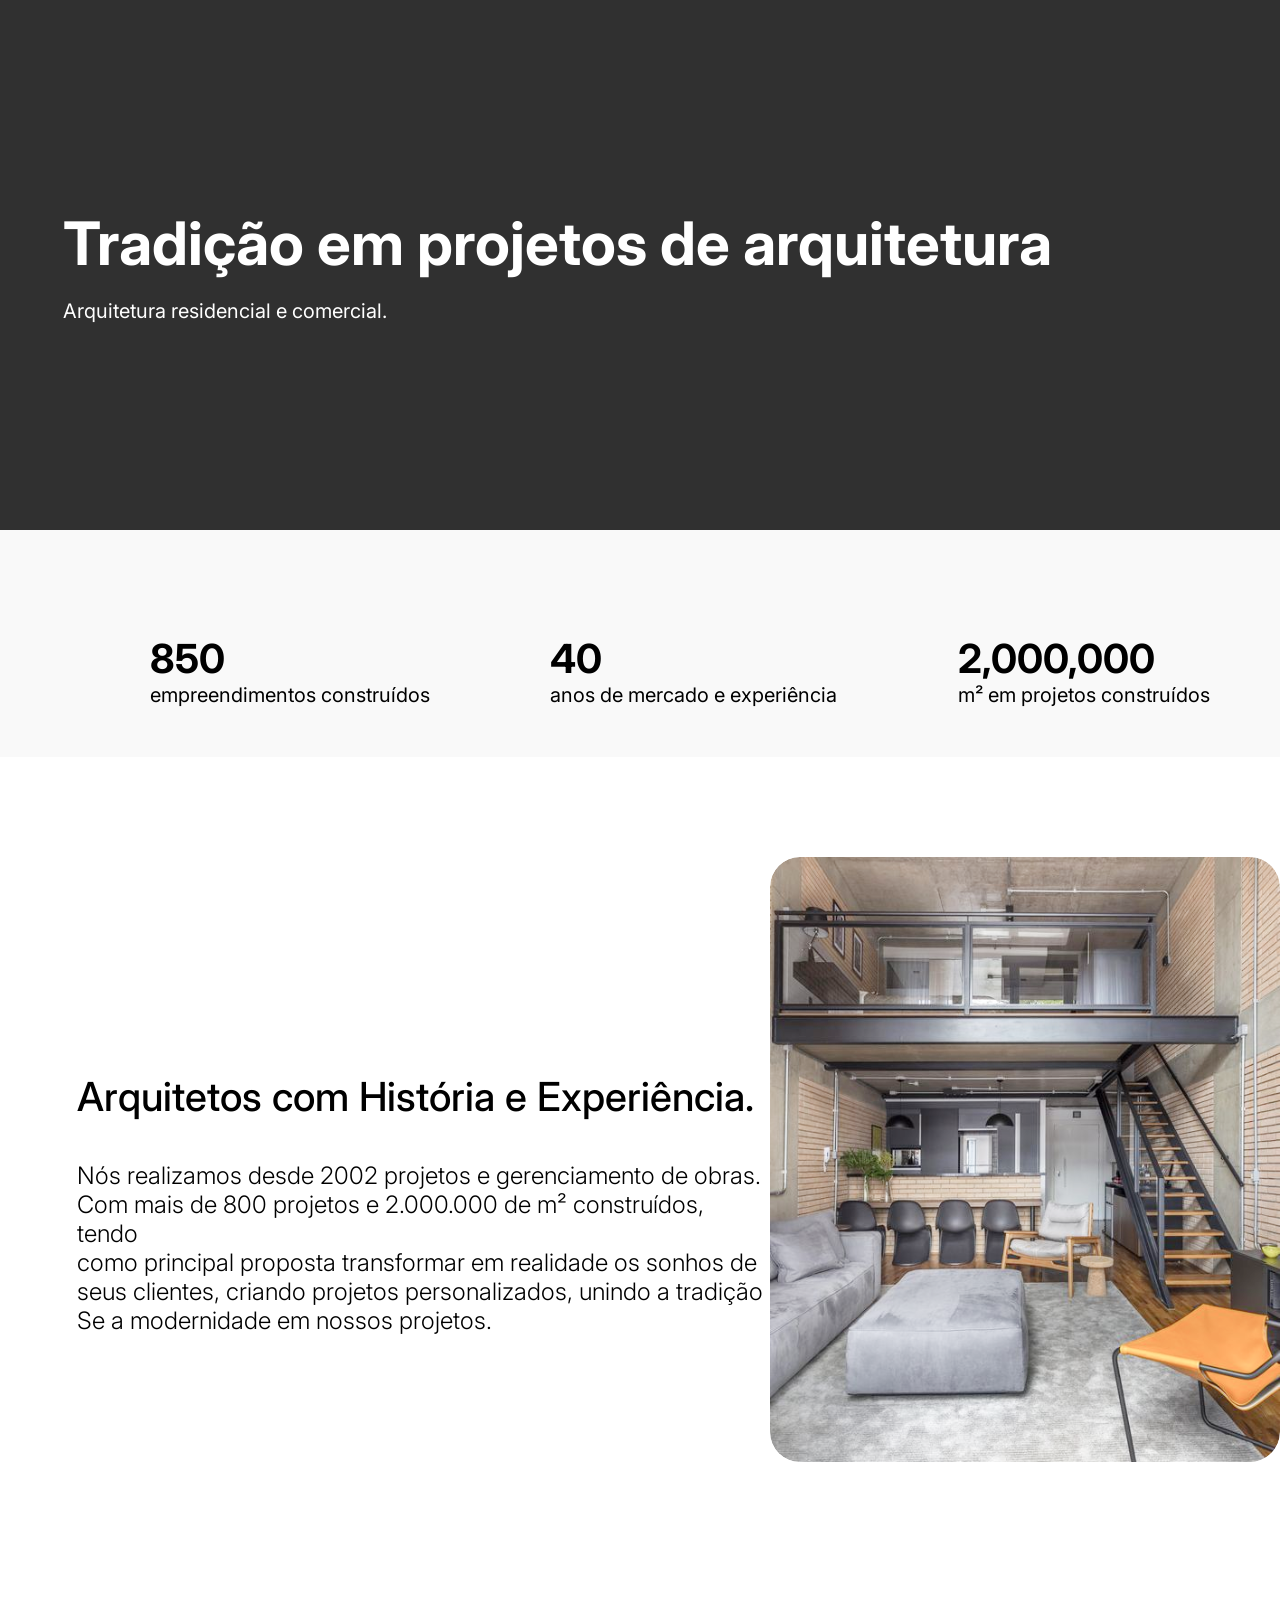
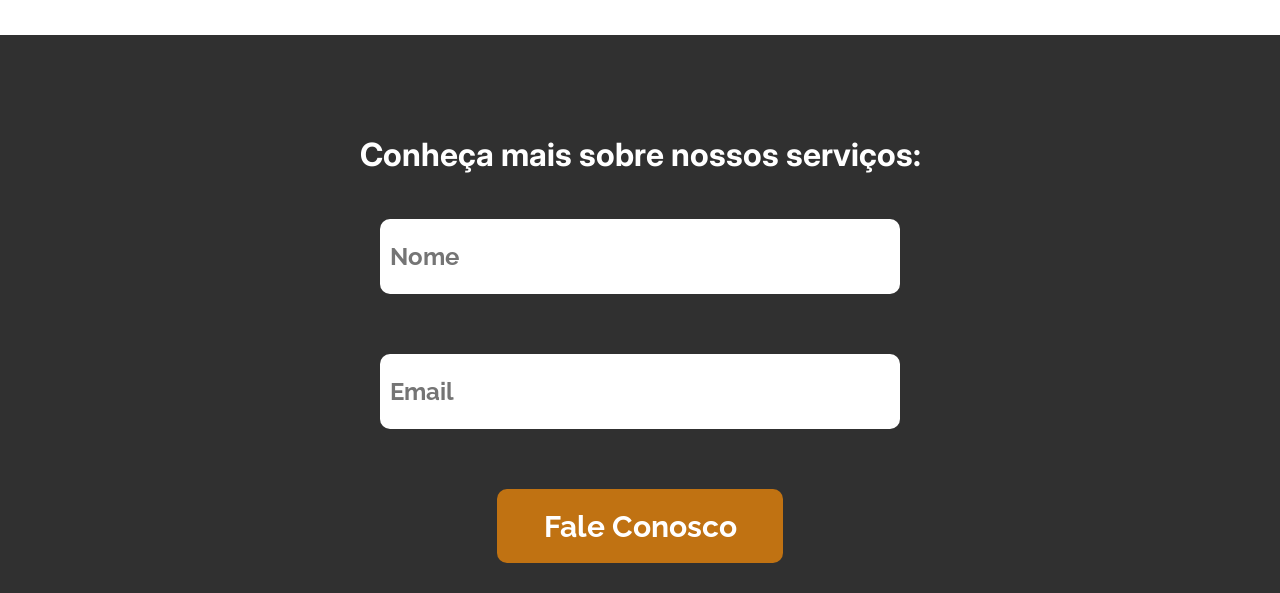
<file: index.html>
<!DOCTYPE html>
<html lang="pt-br">
<head>
    <meta charset="UTF-8">
    <meta name="viewport" content="width=device-width, initial-scale=1.0">
    <link rel="stylesheet" href="../CSS/style.css">
    <link rel="preconnect" href="https://fonts.googleapis.com">
<link rel="preconnect" href="https://fonts.gstatic.com" crossorigin>
<link href="https://fonts.googleapis.com/css2?family=Inter:wght@100;200;300;400;500;600;700;800;900&display=swap" rel="stylesheet">

<link rel="preconnect" href="https://fonts.googleapis.com">
<link rel="preconnect" href="https://fonts.gstatic.com" crossorigin>
<link href="https://fonts.googleapis.com/css2?family=Raleway:ital,wght@0,100;0,200;0,300;0,400;0,500;0,600;0,700;0,800;0,900;1,100;1,200;1,300;1,400;1,500;1,600;1,700;1,800;1,900&display=swap" rel="stylesheet">
    <title>Arquitetura</title>
</head>
<body>
    <!-- CABEÇALHO -->
    <div id="cabecalho">
        <h1 id="titulo-cabecalho">Tradição em projetos de arquitetura</h1>
        <p id="texto-cabecalho">Arquitetura residencial e comercial. </p>
    </div>
    <!-- MENU INFORMATIVO -->
    <div id="menu-informativo">
        <div>
            <p class="bolder">850 <br> </p> <p class="texto"> empreendimentos construídos</p></p>
        </div>
        <div>
            <p class="bolder">40 <br> </p> <p class="texto">anos de mercado e experiência</p></p>
        </div>
        <div>
            <p class="bolder">2,000,000 <br> </p> <p class="texto">m² em projetos construídos</p></p>
        </div>
    </div>
    <div id="corpo">
            <div>
                <!-- CORPO -->
                <h2 id="titulo-corpo">
                    Arquitetos com História e Experiência.</h2>
                        <p id="texto-corpo">
                        Nós realizamos desde 2002 projetos e gerenciamento de obras.<br>Com mais de 800 projetos e 2.000.000 de m² construídos, tendo<br>como principal proposta transformar em realidade os sonhos de<br>seus clientes, criando projetos personalizados, unindo a tradição<br>Se a modernidade em nossos projetos.</p>
                </div>
                        <div><img src="./img/foto.svg" alt="FOTO"></div>
                </div>
            <!-- FORMULARIO -->
            <form action="https://api.sheetmonkey.io/form/2MFDJHYMwZC3A7vTJ45UMX" method="POST">
                <div id="formulario">
                    <h1 id="titulo-formulario">Conheça mais sobre nossos serviços:</h1>
                    <input type="text" placeholder="Nome" name="Name" required> <br>
                    <input type="email" placeholder="Email" name="Email" required>
                    <input type="hidden" name="Created" value="x-sheetmonkey-current-date-time" />
                    <div id="botao"><button id="pointer" onmouseenter="CursorPointer()" type="type=">Fale Conosco</button></div>
                </div>
            </form>
            <script src="../JS/index.js"></script>

</body>
</html>
</file>
<file: CSS/style.css>
*{
    font-family: 'Inter', sans-serif;
    margin: 0;
    padding: 0;
}

#cabecalho{
    padding: 1px;
    background: #303030;
}

#titulo-cabecalho {
    height: 72px;
    margin-top: 206px;
    margin-left: 62px;
    color: white;
    font-weight: 600px;
    font-size: 60px;
}

#texto-cabecalho{
    font-size: 20px;
    margin-top: 20px;
    margin-bottom: 206px;
    margin-left: 62px;
    color: white;
}

#menu-informativo {
    background: #F9F9F9;
    padding: 50px;
    display: grid;
    grid-auto-flow: column;
    columns: auto;

}   

.bolder {
    margin-top: 54px;
    margin-left: 100px;
    font-weight: 600;
    font-size: 40px;
    font-weight: bolder;
}

.texto {
    font-size: 20px;
    font-weight: 400;
    margin-left: 100px;
}

#corpo {
    display: grid;
    grid-auto-flow: column;
    columns: auto;
}

#titulo-corpo {
    margin-top: 315px;
    margin-left: 77px;
    font-weight: 500;
    font-size: 40px;
}

#texto-corpo {
    margin-top: 40px;
    margin-bottom: 300px;
    margin-left: 77px;
    font-weight: 300;
    font-size: 24px;
}

img {
    width: 510;
    height: 605;
    margin-top: 100px;
    margin-left: 876;
    border-radius: 30px;
}

#formulario {
    background-color: #303030;
    text-align: center;
}

#titulo-formulario {
    text-align: center;
    margin-bottom: 15px;
    font-size: 32px;
    font-weight: 700;   
    padding-top: 100px;
    color: #ffff;
}

input {
    font-family: 'Raleway', sans-serif;
    border: none;
    margin: 30px;
    font-size: 24px;
    font-weight: 700;
    width: 500px;
    height: 55px;
    border-radius: 10px;
    padding: 10px;
}

button{
    text-align: center;
    font-family: 'Raleway', sans-serif;
    font-weight: 700;
    font-size: 30px;
    width: 286px;
    height: 74px;
    margin: 30px;
    border-radius: 10px;
    border: none;
    background: #C07212;
    color: #ffff;
}

#botao{
    text-align: center;
}

button:hover{
    border: none;
    transform: translateY(-7px);
    transition-duration: 1s;
    background: #c07f30;
    box-shadow: 0px 0px 30px 0px rgba(0, 0, 0, 0.322);
    
}
</file>
